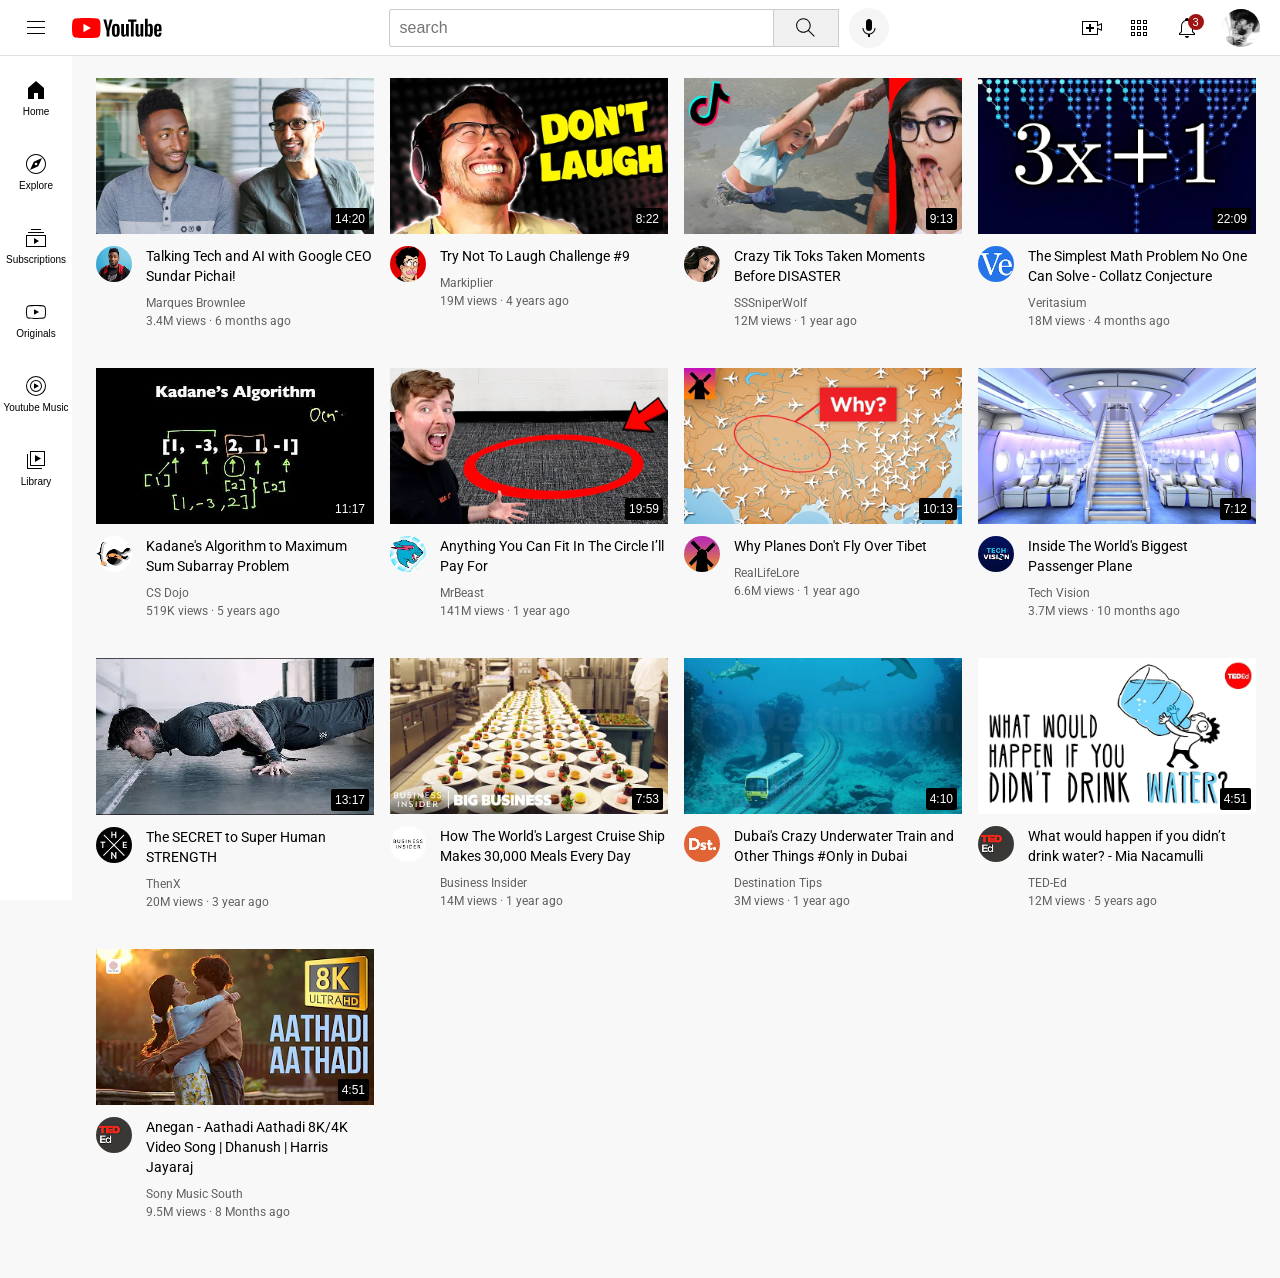
<file: index.html>
<!DOCTYPE html>
<html>

<head>
    <title>
        youtube clone
    </title>
    <link rel="preconnect" href="https://fonts.googleapis.com">
    <link rel="preconnect" href="https://fonts.gstatic.com" crossorigin>
    <link href="https://fonts.googleapis.com/css2?family=Roboto:ital,wght@0,100..900;1,100..900&display=swap"
        rel="stylesheet">

    <link rel="stylesheet" href="styles/general.css">
    <link rel="stylesheet" href="styles/video.css">
    <link rel="stylesheet" href="styles/header.css">
    <link rel="stylesheet" href="styles/sidebar.css">
</head>

<body>

    <header class="header">
        <div class="left-section">
            <img class="hamber-menu" src="icons/hamburger-menu.svg">
            <img class="youtube-logo" src="icons/youtube-logo.svg">
        </div>
        <div class="middle-section">
            <input class="search-bar" type="text" placeholder="search">
            <button class="search-button">
                <img class="search-icon" src="icons/search.svg">
                <div class="tooltip">Search</div>
            </button>
            <button class="voice-search-button">
                <img class="voice-search-icon" src="icons/voice-search-icon.svg">
                <div class="tooltip">Search with your voice</div>
            </button>
        </div>
        <div class="right-section">
            <div class="upload-icon-container">
                <img class="upload-icon" src="icons/upload.svg">
                <div class="tooltip">Create</div>
            </div>
            <div class="youtubeapps-icon-container">
                <img class="youtubeapps-icon" src="icons/youtube-apps.svg">
                <div class="tooltip">YouTube apps</div>

            </div>

            <div class="notificationicon-container">
                <img class="notification-icon" src="icons/notifications.svg">
                <div class="notification-countnumber">3</div>
                <div class="tooltip">Notifications</div>
            </div>

            <img class="unnamedown-icon" src="channelpic/unnamedown.jpg">

        </div>
    </header>
    <nav class="sidebar">
        <div class="sidebar-link">
            <img class="homeicon" src="sidebaricons/home.svg">
            <div>Home</div>
        </div>
        <div class="sidebar-link">
            <img class="expolreicon" src="sidebaricons/explore.svg">
            <div>Explore</div>
        </div>
        <div class="sidebar-link">
            <img class="subscriptionsicon" src="sidebaricons/subscriptions.svg">
            <div>Subscriptions</div>
        </div>
        <div class="sidebar-link">
            <img class="originalsicon" src="sidebaricons/originals.svg">
            <div>Originals</div>
        </div>
        <div class="sidebar-link">
            <img class="youtube-musicicon" src="sidebaricons/youtube-music.svg">
            <div>Youtube Music</div>
        </div>
        <div class="sidebar-link">
            <img class="libraryicon" src="sidebaricons/library.svg">
            <div>Library</div>
        </div>
    </nav>


    <main>

        <section class="video-grid">

            <div class="video-preview">
                <div class="thumbnail-row">
                    <img class="thumbnail" src="thumbnails/thumbnail-1.webp">
                    <div class="video-time">14:20</div>
                </div>
                <div class="video-info-grid">
                    <div class="channel-pic">
                        <img class="profile-pic1" src="channelpic/channel-1.jpeg">
                    </div>
                    <div class="video-info">
                        <p class="video-title">
                            Talking Tech and AI with Google CEO Sundar
                            Pichai!
                        </p>
                        <p class="video-author">
                            Marques Brownlee
                        </p>
                        <p class="video-stats">
                            3.4M views · 6 months ago
                        </p>
                    </div>
                </div>
            </div>


            <div class="video-preview">
                <div class="thumbnail-row">
                    <img class="thumbnail" src="thumbnails/thumbnail-2.webp">

                    <div class="video-time">8:22</div>
                </div>
                <div class="video-info-grid">
                    <div class="channel-pic">
                        <img class="profile-pic1" src="channelpic/channel-2.jpeg">
                    </div>
                    <div class="video-info">
                        <p class="video-title">

                            Try Not To Laugh Challenge #9
                        </p>
                        <p class="video-author">
                            Markiplier
                        </p>
                        <p class="video-stats">
                            19M views · 4 years ago
                        </p>
                    </div>
                </div>
            </div>


            <div class="video-preview">
                <div class="thumbnail-row">
                    <img class="thumbnail" src="thumbnails/thumbnail-3.webp">

                    <div class="video-time">9:13</div>
                </div>
                <div class="video-info-grid">
                    <div class="channel-pic">
                        <img class="profile-pic1" src="channelpic/channel-3.jpeg">
                    </div>
                    <div class="video-info">
                        <p class="video-title">

                            Crazy Tik Toks Taken Moments Before DISASTER
                        </p>
                        <p class="video-author">
                            SSSniperWolf
                        </p>
                        <p class="video-stats">
                            12M views · 1 year ago
                        </p>
                    </div>
                </div>
            </div>


            <div class="video-preview">
                <div class="thumbnail-row">
                    <img class="thumbnail" src="thumbnails/thumbnail-4.webp">

                    <div class="video-time">22:09</div>
                </div>
                <div class="video-info-grid">
                    <div class="channel-pic">
                        <img class="profile-pic1" src="channelpic/channel-4.jpeg">
                    </div>
                    <div class="video-info">
                        <p class="video-title">
                            The Simplest Math Problem No One Can Solve - Collatz Conjecture
                        </p>
                        <p class="video-author">

                            Veritasium
                        </p>
                        <p class="video-stats">
                            18M views · 4 months ago
                        </p>
                    </div>
                </div>
            </div>


            <div class="video-preview">
                <div class="thumbnail-row">
                    <img class="thumbnail" src="thumbnails/thumbnail-5.webp">

                    <div class="video-time">11:17</div>
                </div>
                <div class="video-info-grid">
                    <div class="channel-pic">
                        <img class="profile-pic1" src="channelpic/channel-5.jpeg">
                    </div>
                    <div class="video-info">
                        <p class="video-title">

                            Kadane's Algorithm to Maximum Sum Subarray Problem
                        </p>
                        <p class="video-author">
                            CS Dojo
                        </p>
                        <p class="video-stats">
                            519K views · 5 years ago
                        </p>
                    </div>
                </div>
            </div>


            <div class="video-preview">
                <div class="thumbnail-row">
                    <img class="thumbnail" src="thumbnails/thumbnail-6.webp">

                    <div class="video-time">19:59</div>
                </div>
                <div class="video-info-grid">
                    <div class="channel-pic">
                        <img class="profile-pic1" src="channelpic/channel-6.jpeg">
                    </div>
                    <div class="video-info">
                        <p class="video-title">

                            Anything You Can Fit In The Circle I’ll Pay For
                        </p>
                        <p class="video-author">
                            MrBeast
                        </p>
                        <p class="video-stats">
                            141M views · 1 year ago
                        </p>
                    </div>
                </div>
            </div>

            <div class="video-preview">
                <div class="thumbnail-row">
                    <img class="thumbnail" src="thumbnails/thumbnail-7.webp">

                    <div class="video-time">10:13</div>
                </div>
                <div class="video-info-grid">
                    <div class="channel-pic">
                        <img class="profile-pic1" src="channelpic/channel-7.jpeg">
                    </div>
                    <div class="video-info">
                        <p class="video-title">

                            Why Planes Don't Fly Over Tibet
                        </p>
                        <p class="video-author">
                            RealLifeLore
                        </p>
                        <p class="video-stats">
                            6.6M views · 1 year ago
                        </p>
                    </div>
                </div>
            </div>



            <div class="video-preview">
                <div class="thumbnail-row">
                    <img class="thumbnail" src="thumbnails/thumbnail-8.webp">

                    <div class="video-time">7:12</div>
                </div>
                <div class="video-info-grid">
                    <div class="channel-pic">
                        <img class="profile-pic1" src="channelpic/channel-8.jpeg">
                    </div>
                    <div class="video-info">
                        <p class="video-title">


                            Inside The World's Biggest Passenger Plane


                        </p>
                        <p class="video-author">
                            Tech Vision
                        </p>
                        <p class="video-stats">
                            3.7M views · 10 months ago
                        </p>
                    </div>
                </div>
            </div>

            <div class="video-preview">
                <div class="thumbnail-row">
                    <img class="thumbnail" src="thumbnails/thumbnail-9.webp">

                    <div class="video-time">13:17</div>
                </div>
                <div class="video-info-grid">
                    <div class="channel-pic">
                        <img class="profile-pic1" src="channelpic/channel-9.jpeg">
                    </div>
                    <div class="video-info">
                        <p class="video-title">
                            The SECRET to Super Human STRENGTH
                        </p>
                        <p class="video-author">
                            ThenX
                        </p>
                        <p class="video-stats">
                            20M views · 3 year ago
                        </p>
                    </div>
                </div>
            </div>







            <div class="video-preview">
                <div class="thumbnail-row">
                    <img class="thumbnail" src="thumbnails/thumbnail-10.webp">

                    <div class="video-time">7:53</div>
                </div>
                <div class="video-info-grid">
                    <div class="channel-pic">
                        <img class="profile-pic1" src="channelpic/channel-10.jpeg">
                    </div>
                    <div class="video-info">
                        <p class="video-title">
                            How The World's Largest Cruise Ship Makes 30,000 Meals Every Day
                        </p>
                        <p class="video-author">
                            Business Insider
                        </p>
                        <p class="video-stats">
                            14M views · 1 year ago
                        </p>
                    </div>
                </div>
            </div>




            <div class="video-preview">
                <div class="thumbnail-row">
                    <img class="thumbnail" src="thumbnails/thumbnail-11.webp">

                    <div class="video-time">4:10</div>
                </div>
                <div class="video-info-grid">
                    <div class="channel-pic">
                        <img class="profile-pic1" src="channelpic/channel-11.jpeg">
                    </div>
                    <div class="video-info">
                        <p class="video-title">

                            Dubai's Crazy Underwater Train and Other Things #Only in Dubai
                        </p>
                        <p class="video-author">
                            Destination Tips
                        </p>
                        <p class="video-stats">
                            3M views · 1 year ago
                        </p>
                    </div>
                </div>
            </div>


            <div class="video-preview">
                <div class="thumbnail-row">
                    <img class="thumbnail" src="thumbnails/thumbnail-12.webp">

                    <div class="video-time">4:51</div>
                </div>
                <div class="video-info-grid">
                    <div class="channel-pic">
                        <img class="profile-pic1" src="channelpic/channel-12.jpeg">
                    </div>
                    <div class="video-info">
                        <p class="video-title">

                            What would happen if you didn’t drink water? - Mia Nacamulli
                        </p>
                        <p class="video-author">
                            TED-Ed
                        </p>
                        <p class="video-stats">
                            12M views · 5 years ago
                        </p>
                    </div>
                </div>
            </div>

            <div class="video-preview">
                <div class="thumbnail-row">
                    <img class="thumbnail" src="thumbnails/thumbnail-13.webp">

                    <div class="video-time">4:51</div>
                </div>
                <div class="video-info-grid">
                    <div class="channel-pic">
                        <img class="profile-pic1" src="channelpic/channel-12.jpeg">
                    </div>
                    <div class="video-info">
                        <p class="video-title">
                            Anegan - Aathadi Aathadi 8K/4K Video Song | Dhanush | Harris Jayaraj
                        </p>
                        <p class="video-author">
                            Sony Music South
                        </p>
                        <p class="video-stats">
                            9.5M views · 8 Months ago
                        </p>
                    </div>
                </div>
            </div>


        </section>
    </main>
</body>

</html>
</file>
<file: styles/general.css>
p {
            font-family: Roboto, Arial;
            margin-top: 0;
            margin-bottom: 0;
        }
body{
    font-family: Arial, Helvetica, sans-serif;
    margin: 0;
    padding-top: 78px;
    height: 1200px;
    padding-left:96px ;
    padding-right: 24px;
    background-color: rgb(248, 248, 248);
}
</file>
<file: styles/video.css>
.thumbnail {
    width: 100%;
}


.video-title {
    margin-top: 0px;
    font-size: 14px;
    font-weight: 500px;
    line-height: 20px;
    margin-bottom: 10px;
}

.video-info-grid {
    display: grid;
    grid-template-columns: 50px 1fr;
}

.profile-pic1 {
    width: 36px;
    border-radius: 50px;
}

.thumbnail-row {
    margin-bottom: 8px;
    position: relative;
}

.video-author,
.video-stats {
    font-size: 12px;
    color: rgb(96, 96, 96);

}

.video-author {
    margin-bottom: 4px;
}

.video-grid {
    display: grid;
    grid-template-columns: 1fr 1fr 1fr;
    column-gap: 16px;
    row-gap: 40px;
}

@media(max-width: 750px) {
    .video-grid {
        grid-template-columns: 1fr 1fr;
    }
}

@media(max-width:751px) and(min-width:999px) {
    .video-grid {
        grid-template-columns: 1fr 1fr 1fr;
    }
}

@media(min-width: 1000px) {
    .video-grid {
        grid-template-columns: 1fr 1fr 1fr 1fr;
    }
}

.video-time {
    background-color: black;
    color: white;
    position: absolute;
    bottom: 8px;
    right: 5px;
    font-family: Arial, Helvetica, sans-serif;
    font-size: 12px;
    font-weight: 500;
    padding: 4px;
    border-radius: 2px;

}
</file>
<file: styles/header.css>
.header {
    height: 55px;
    display: flex;
    flex-direction: row;
    justify-content: space-between;
    position: fixed;
    top: 0;
    right: 0;
    left: 0;
    background-color: white;
    border-bottom-width: 1px;
    border-bottom-style: solid;
    border-bottom-color: rgb(226, 226, 226);
    z-index: 1000;


}

.left-section {
    display: flex;
    align-items: center;

}

.hamber-menu {
    height: 24px;
    margin-left: 24px;
    margin-right: 24px;
}

.youtube-logo {
    height: 20px;

}

.middle-section {
    flex: 1;
    margin-left: 70px;
    margin-right: 35px;
    max-width: 500px;
    display: flex;
    align-items: center;
}


.search-bar {
    flex: 1;
    height: 16px;
    padding: 10px;
    font-size: 16px;
    border: 1px solid  rgb(204, 204, 204) ;
    border-radius: 2px;
    box-shadow: px 2px 3px rgba(0, 0, 0.05);
    width: 0;

}

.search-bar::placeholder {
    font-family: Arial, Helvetica, sans-serif;
    font-size: 16px;
}

.search-button {
    height: 38px;
    width: 66px;
    background-color: rgb(240, 240, 240);
    border-width: 1px;
    border-style: solid;
    border-color: rgb(204, 204, 204);
    margin-left: -1px;
    margin-right: 10px;


}

.search-button,
.voice-search-button,
.upload-icon-container,
.youtubeapps-icon-container,
.notificationicon-container {
    display: flex;
    justify-content: center;
    align-items: center;
    position: relative;
}

.search-button .tooltip,
.voice-search-button .tooltip,
.upload-icon-container .tooltip,
.youtubeapps-icon-container .tooltip,
.notificationicon-container .tooltip {
    position: absolute;
    background-color: gray;
    color: white;
    padding-top: 4px;
    padding-bottom: 4px;
    padding-left: 8px;
    padding-right: 8px;
    border-radius: 2px;
    font-size: 12px;
    bottom: -30px;
    opacity: 0;
    transition: opacity 0.15s;
    pointer-events: none;
    white-space: nowrap;
}

.search-button:hover .tooltip,
.voice-search-button:hover .tooltip,
.upload-icon-container:hover .tooltip,
.youtubeapps-icon-container:hover .tooltip,
.notificationicon-container:hover .tooltip {
    opacity: 1;
}

.search-icon {
    height: 25px;
}

.voice-search-button {
    height: 40px;
    width: 40px;
    border-radius: 20px;
    border: none;
    background-color: rgb(245, 245, 245);

}

.voice-search-icon {
    height: 24px;
}

.right-section {
    width: 180px;
    display: flex;
    align-items: center;
    justify-content: space-between;
    margin-right: 20px;
    flex-shrink: 0;
}

.upload-icon {
    height: 24px;
}

.youtubeapps-icon {
    height: 24px;
}

.notification-icon {
    height: 24px;
}

.notificationicon-container {
    position: relative;
}

.notification-countnumber {
    position: absolute;
    top: -2px;
    right: -5px;
    background-color: rgb(160, 19, 19);
    color: white;
    font-family: Arial, Helvetica, sans-serif;
    font-size: 11px;
    padding-left: 5px;
    padding-right: 5px;
    padding-top: 2px;
    padding-bottom: 2px;
    border-radius: 10px;
}

.unnamedown-icon {
    height: 38px;
    border-radius: 20px;
}
</file>
<file: styles/sidebar.css>
.sidebar {
    background-color: white;
    position: fixed;
    left: 0;
    bottom: 0;
    top: 55px;
    width: 72px;
    z-index: 400;
    padding-top: 5px;
}

.sidebar-link {
    height: 74px;
    display: flex;
    justify-content: center;
    align-items: center;
    flex-direction: column;
    cursor: pointer;
}

.sidebar-link:hover {
    background-color: rgb(235, 232, 232);
}

.sidebar-link img {
    height: 24px;
    margin-bottom: 4px;
}
.sidebar-link div{
    font-family: Arial, Helvetica, sans-serif;
    font-size: 10px;


}
</file>
